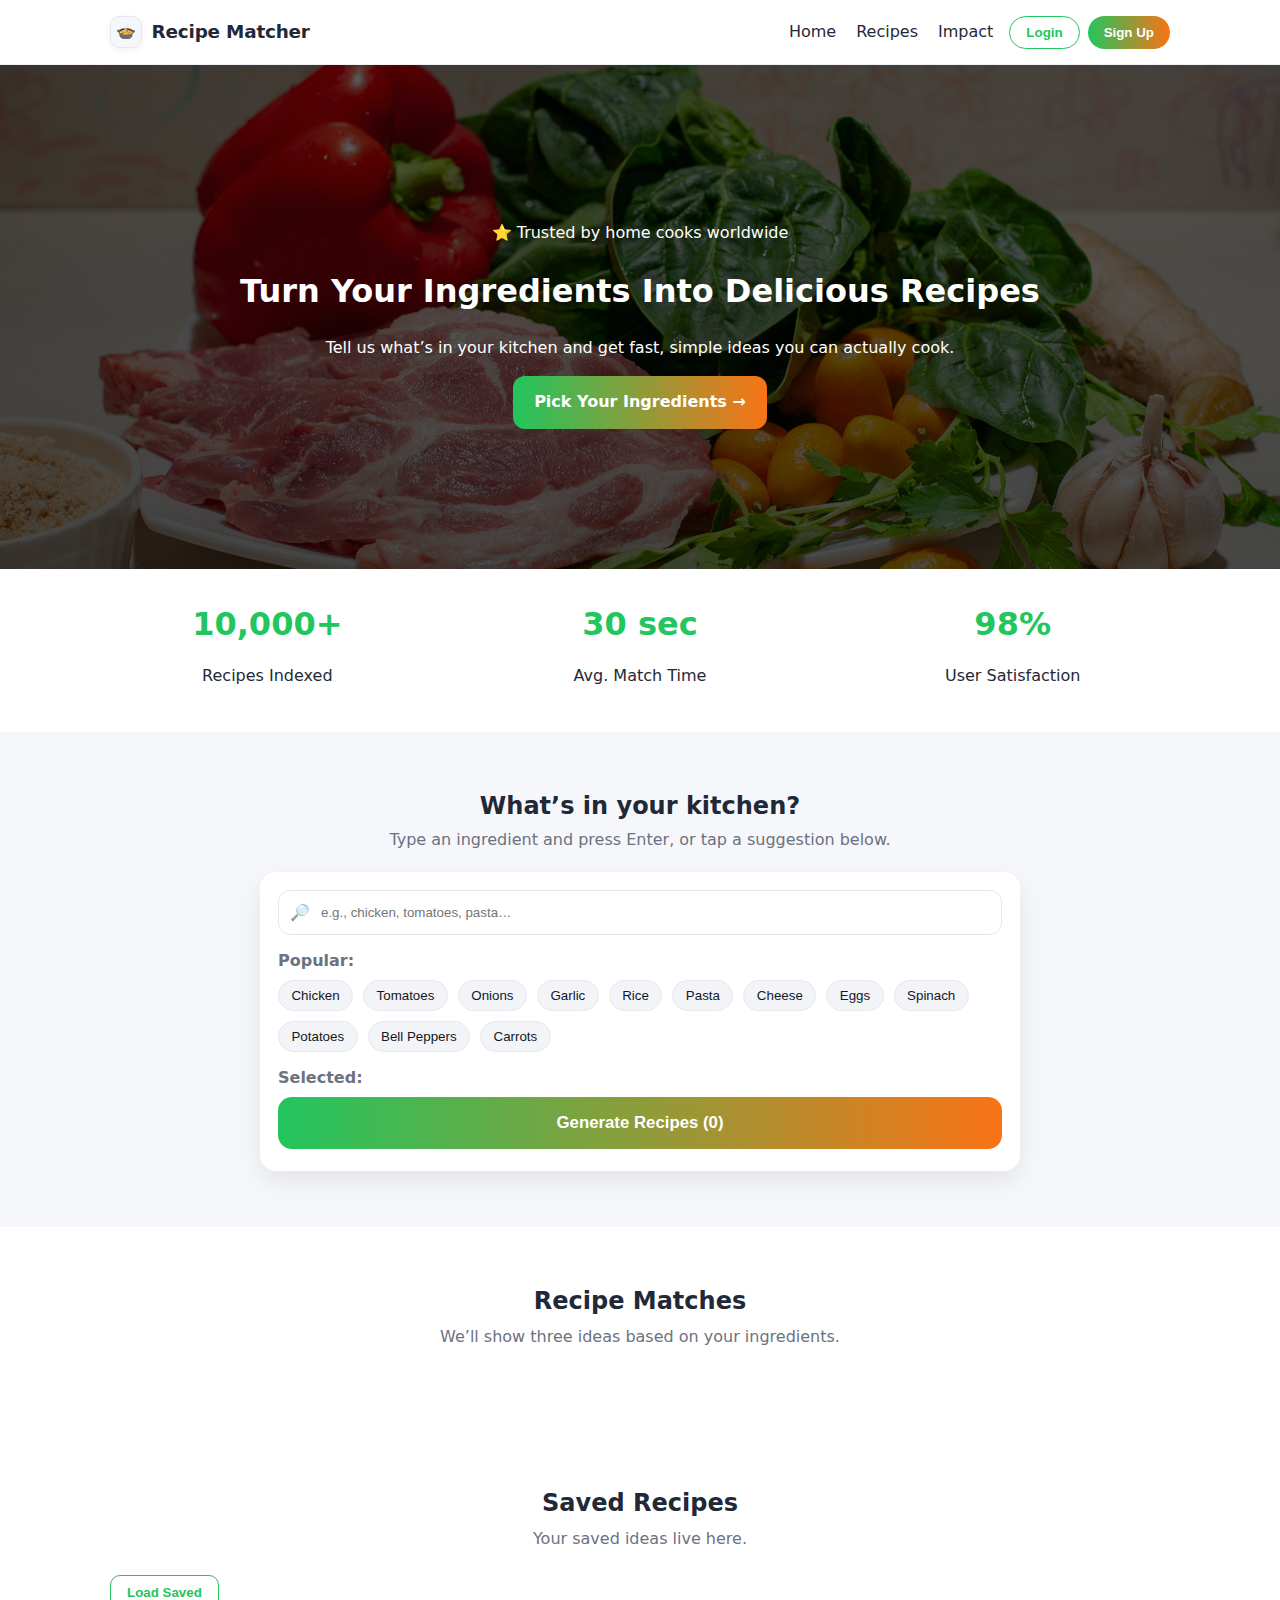
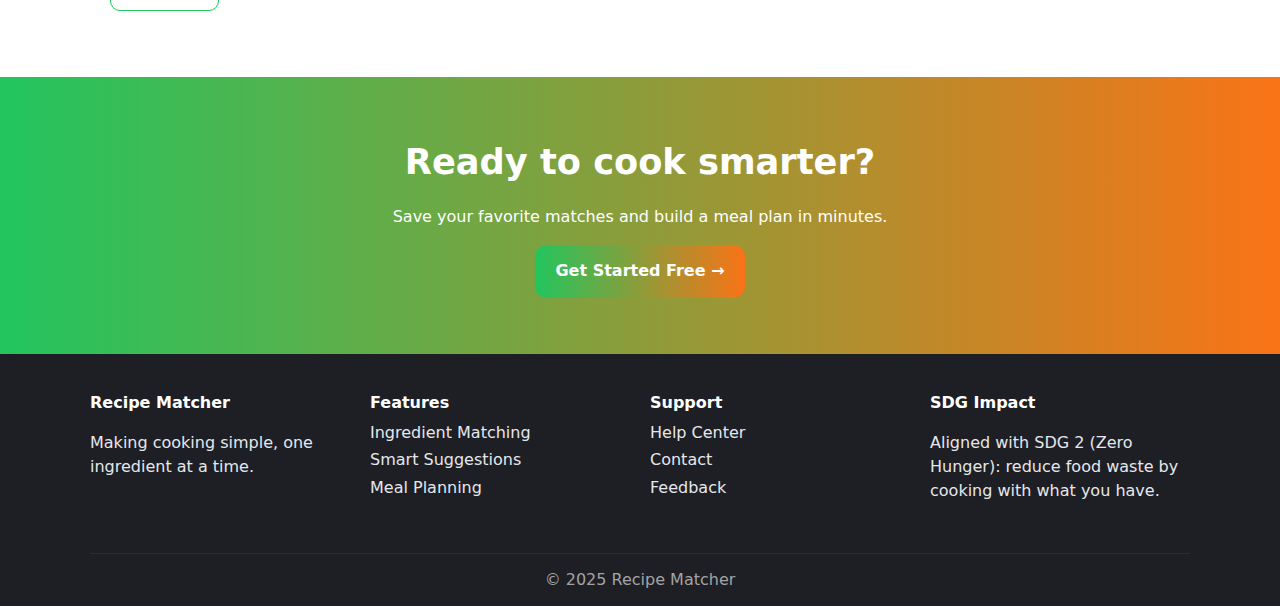
<file: Documents/PLP/PLP_Hackathon/hack_2/reciper-matcher/server/static/index.html>
<!DOCTYPE html>
<html lang="en">
<head>
  <meta charset="utf-8" />
  <meta name="viewport" content="width=device-width, initial-scale=1" />
  <title>Recipe Matcher</title>
  <link rel="stylesheet" href="styles.css" />
</head>
<body>
    <!-- Login Modal -->
<div class="modal" id="loginModal">
  <div class="modal-backdrop" data-close></div>
  <div class="modal-dialog">
    <button class="modal-close" data-close>×</button>
    <h3>Login</h3>
    <form id="loginForm">
      <div class="form-row">
        <label>Email</label>
        <input name="email" type="email" required>
      </div>
      <div class="form-row">
        <label>Password</label>
        <input name="password" type="password" required>
      </div>
      <button class="btn btn-primary" type="submit" style="width:100%">Login</button>
    </form>
  </div>
</div>

<!-- Sign Up Modal -->
<div class="modal" id="signupModal">
  <div class="modal-backdrop" data-close></div>
  <div class="modal-dialog">
    <button class="modal-close" data-close>×</button>
    <h3>Create an account</h3>
    <form id="signupForm">
      <div class="form-row">
        <label>Name</label>
        <input name="name" type="text" required>
      </div>
      <div class="form-row">
        <label>Email</label>
        <input name="email" type="email" required>
      </div>
      <div class="form-row">
        <label>Password</label>
        <input name="password" type="password" required>
      </div>
      <button class="btn btn-primary" type="submit" style="width:100%">Sign Up</button>
    </form>
  </div>
</div>


  <!-- Header -->
  <header class="site-header">
  <div class="container nav">
    <a class="brand" href="/">
      <span class="brand-badge">🍲</span>
      <span class="brand-text">Recipe Matcher</span>
    </a>

    <button class="nav-toggle" id="navToggle" aria-expanded="false"
            aria-controls="primaryNav" aria-label="Toggle menu">☰</button>

    <nav id="primaryNav" class="nav-links">
      <a href="#">Home</a>
      <a href="#recipes">Recipes</a>
      <a href="#impact">Impact</a>
    </nav>

    <div class="auth">
      <button class="btn btn-ghost" data-open="loginModal">Login</button>
      <button class="btn btn-primary" data-open="signupModal">Sign Up</button>

    </div>
  </div>
</header>

  <!-- Hero -->
  <section class="hero">
    <div class="hero-overlay"></div>
    <div class="container hero-inner">
      <p class="trust">⭐ Trusted by home cooks worldwide</p>
      <h1>Turn Your Ingredients Into <span class="grad">Delicious Recipes</span></h1>
      <p class="sub">Tell us what’s in your kitchen and get fast, simple ideas you can actually cook.</p>
      <a href="#builder" class="btn btn-primary btn-lg">Pick Your Ingredients →</a>
    </div>
  </section>

  <!-- Stats -->
  <section class="stats">
    <div class="container stats-grid">
      <div><h3>10,000+</h3><p>Recipes Indexed</p></div>
      <div><h3>30 sec</h3><p>Avg. Match Time</p></div>
      <div><h3>98%</h3><p>User Satisfaction</p></div>
    </div>
  </section>

  <!-- Ingredient Builder -->
  <section class="builder" id="builder">
    <div class="container">
      <h2>What’s in your kitchen?</h2>
      <p class="muted">Type an ingredient and press Enter, or tap a suggestion below.</p>

      <div class="card input-card">
        <div class="input-wrap">
          <span class="input-icon">🔎</span>
          <input id="ingredientInput" type="text" placeholder="e.g., chicken, tomatoes, pasta…" aria-label="Add ingredient" />
        </div>

        <div class="group">
          <p class="group-title">Popular:</p>
          <div id="suggestions" class="chips"></div>
        </div>

        <div class="group">
          <p class="group-title">Selected:</p>
          <div id="selected" class="chips selected-chips" aria-live="polite"></div>
        </div>

        <button id="generateBtn" class="btn btn-primary btn-xl" disabled>
          Generate Recipes (0)
        </button>
        <p id="limitNote" class="note hidden">Max 10 ingredients.</p>
      </div>
    </div>
  </section>

  <!-- Results -->
  <section class="recipes" id="recipes">
    <div class="container">
      <h2>Recipe Matches</h2>
      <p class="muted">We’ll show three ideas based on your ingredients.</p>

      <div id="recipeGrid" class="recipe-grid">
        <!-- JS injects skeletons and cards here -->
      </div>
    </div>
  </section>

  <!-- Saved Recipes -->
  <section class="recipes" id="saved">
  <div class="container">
    <h2>Saved Recipes</h2>
    <p class="muted">Your saved ideas live here.</p>
    <div style="margin:10px 0;">
      <button id="loadSavedBtn" class="btn btn-ghost">Load Saved</button>
    </div>
    <div id="savedGrid" class="recipe-grid"></div>
  </div>
</section>


  <!-- CTA -->
  <section class="cta">
    <div class="container cta-inner">
      <h2>Ready to cook smarter?</h2>
      <p>Save your favorite matches and build a meal plan in minutes.</p>
      <a class="btn btn-primary btn-lg" href="#">Get Started Free →</a>
    </div>
  </section>

  <!-- Footer -->
  <footer class="footer" id="impact">
    <div class="container footer-grid">
      <div>
        <h4>Recipe Matcher</h4>
        <p>Making cooking simple, one ingredient at a time.</p>
      </div>
      <div>
        <h4>Features</h4>
        <ul>
          <li>Ingredient Matching</li>
          <li>Smart Suggestions</li>
          <li>Meal Planning</li>
        </ul>
      </div>
      <div>
        <h4>Support</h4>
        <ul>
          <li>Help Center</li>
          <li>Contact</li>
          <li>Feedback</li>
        </ul>
      </div>
      <div>
        <h4>SDG Impact</h4>
        <p>Aligned with SDG 2 (Zero Hunger): reduce food waste by cooking with what you have.</p>
      </div>
    </div>
    <div class="container copyright">© 2025 Recipe Matcher</div>
  </footer>

<!-- Modals START -->
<div id="loginModal" class="modal">…</div>
<div id="signupModal" class="modal">…</div>
<!-- Modals END -->

  <script src="app.js"></script>
</body>
</html>
</file>
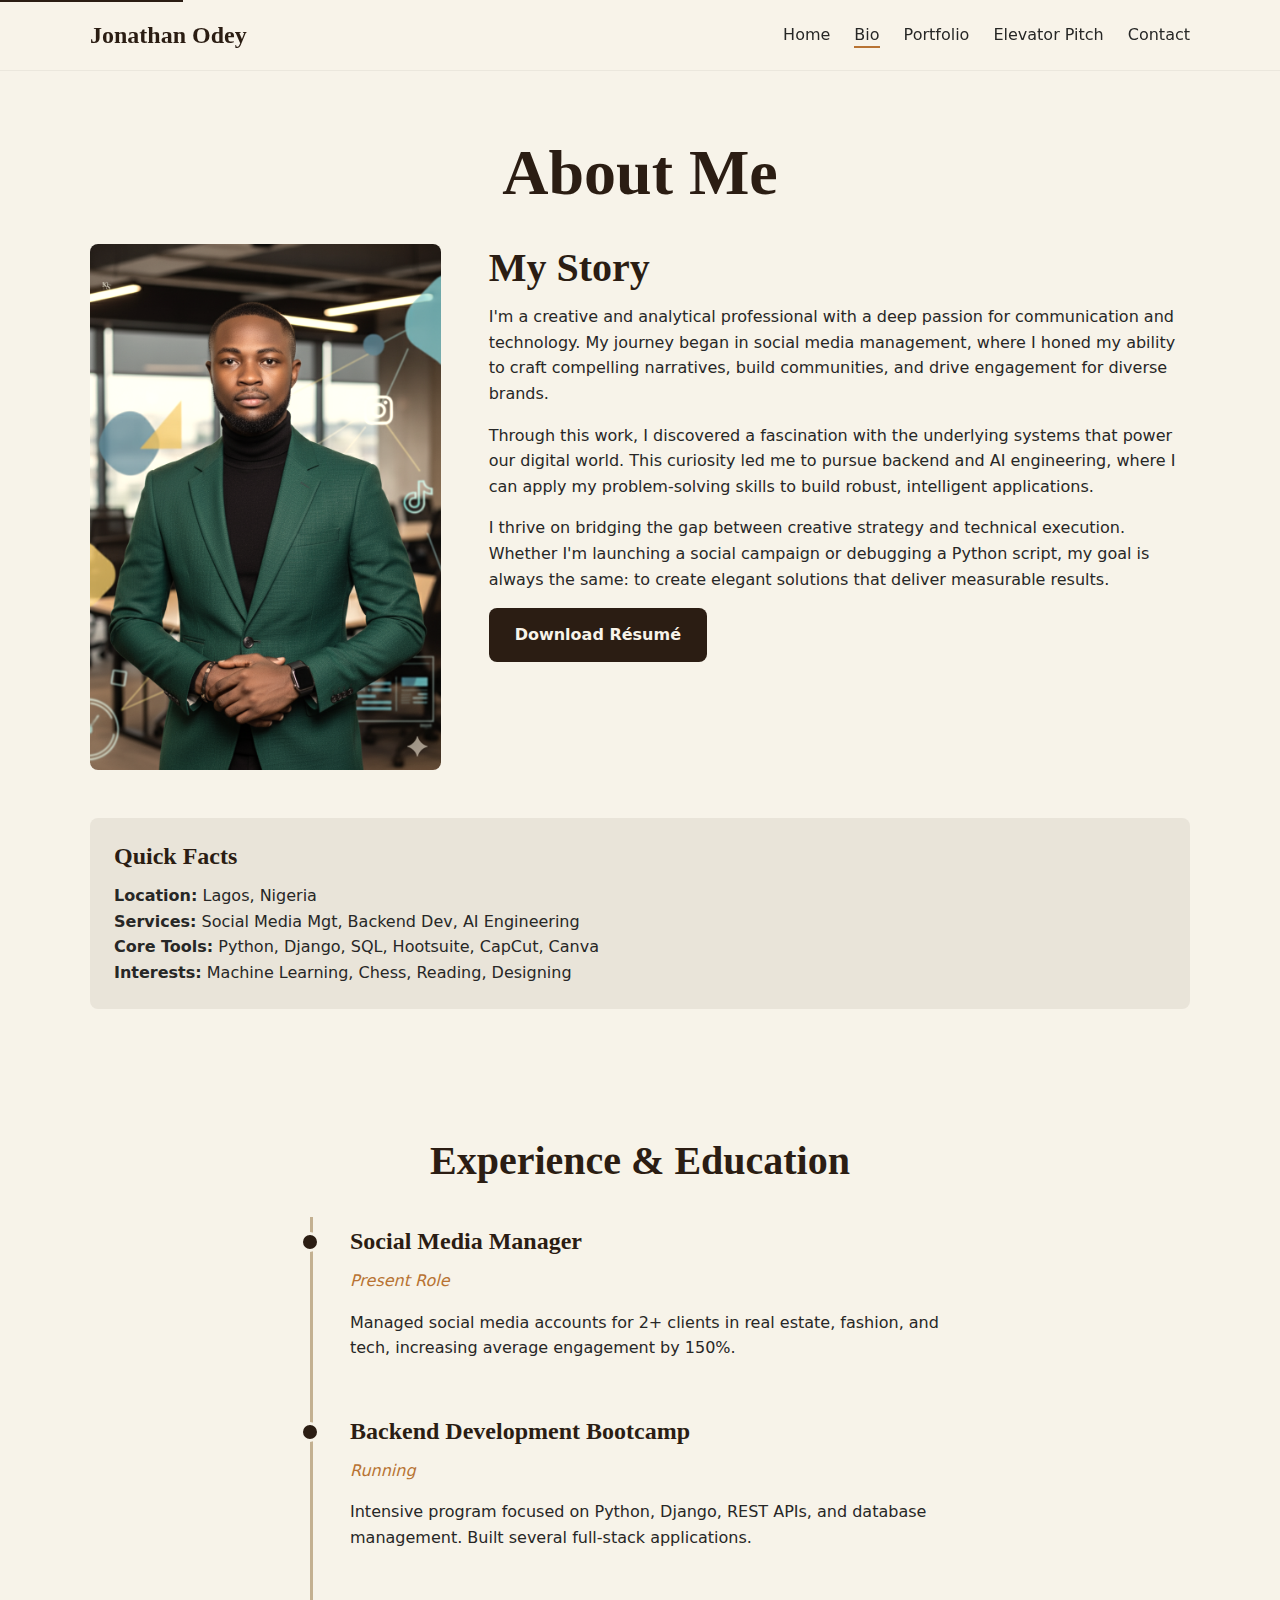
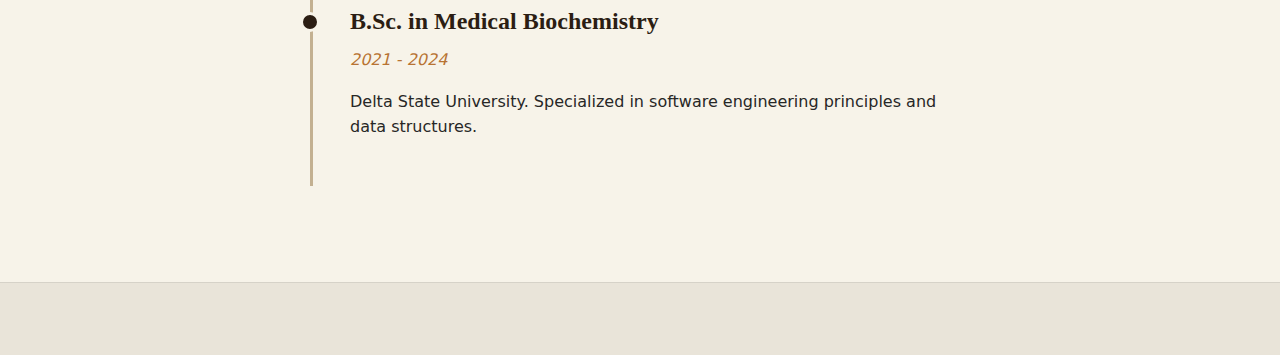
<file: Documents/ALx-1/bio.html>
<!DOCTYPE html>
<html lang="en">
<head>
    <meta charset="UTF-8">
    <meta name="viewport" content="width=device-width, initial-scale=1.0">
    <title>Bio | Jonathan Odey</title>
    <meta name="description" content="About Jonathan [Surname], his skills, and professional experience.">
    <link rel="stylesheet" href="assets/css/styles.css">
    <link rel="icon" href="assets/favicon.ico" type="image/x-icon">
</head>
<body>
    <a href="#main-content" class="skip-link">Skip to main content</a>

    <header class="site-header">
        <div class="container">
            <a href="index.html" class="logo">Jonathan Odey</a>
            <nav class="main-nav">
                <ul>
                    <li><a href="index.html" class="nav-link">Home</a></li>
                    <li><a href="bio.html" class="nav-link">Bio</a></li>
                    <li><a href="portfolio.html" class="nav-link">Portfolio</a></li>
                    <li><a href="elevator-pitch.html" class="nav-link">Elevator Pitch</a></li>
                    <li><a href="index.html#contact" class="nav-link">Contact</a></li>
                </ul>
            </nav>
        </div>
    </header>

    <main id="main-content">
        <section class="bio-section">
            <div class="container">
                <h1 class="page-title">About Me</h1>
                <div class="bio-grid">
                    <div class="bio-image">
                        <img src="assets/img/Gemini_Generated_Image_39uqz239uqz239uq.png" alt="A professional portrait of Jonathan.">
                    </div>
                    <div class="bio-text">
                        <h2>My Story</h2>
                        <p>I'm a creative and analytical professional with a deep passion for communication and technology. My journey began in social media management, where I honed my ability to craft compelling narratives, build communities, and drive engagement for diverse brands.</p>
                        <p>Through this work, I discovered a fascination with the underlying systems that power our digital world. This curiosity led me to pursue backend and AI engineering, where I can apply my problem-solving skills to build robust, intelligent applications.</p>
                        <p>I thrive on bridging the gap between creative strategy and technical execution. Whether I'm launching a social campaign or debugging a Python script, my goal is always the same: to create elegant solutions that deliver measurable results.</p>
                        <a href="assets/docs/resume.pdf" class="btn btn-primary" download>Download Résumé</a>
                    </div>
                    <div class="bio-facts">
                        <h3>Quick Facts</h3>
                        <ul>
                            <li><strong>Location:</strong> Lagos, Nigeria</li>
                            <li><strong>Services:</strong> Social Media Mgt, Backend Dev, AI Engineering</li>
                            <li><strong>Core Tools:</strong> Python, Django, SQL, Hootsuite, CapCut, Canva</li>
                            <li><strong>Interests:</strong> Machine Learning, Chess, Reading, Designing</li>
                        </ul>
                    </div>
                </div>
            </div>
        </section>

        <section class="timeline-section">
            <div class="container">
                <h2 class="section-title">Experience & Education</h2>
                <div class="timeline">
                    <div class="timeline-item">
                        <div class="timeline-dot"></div>
                        <div class="timeline-content">
                            <h3>Social Media Manager</h3>
                            <p class="timeline-date">Present Role</p>
                            <p>Managed social media accounts for 2+ clients in real estate, fashion, and tech, increasing average engagement by 150%.</p>
                        </div>
                    </div>
                    <div class="timeline-item">
                        <div class="timeline-dot"></div>
                        <div class="timeline-content">
                            <h3>Backend Development Bootcamp</h3>
                            <p class="timeline-date">Running</p>
                            <p>Intensive program focused on Python, Django, REST APIs, and database management. Built several full-stack applications.</p>
                        </div>
                    </div>
                     <div class="timeline-item">
                        <div class="timeline-dot"></div>
                        <div class="timeline-content">
                            <h3>B.Sc. in Medical Biochemistry</h3>
                            <p class="timeline-date">2021 - 2024</p>
                            <p>Delta State University. Specialized in software engineering principles and data structures.</p>
                        </div>
                    </div>
                </div>
            </div>
        </section>
    </main>
    
    <footer class="site-footer" id="contact">
        </footer>

    <button id="back-to-top" title="Go to top" hidden>&uarr;</button>
    <div id="toast-container"></div>
    <script src="assets/js/main.js"></script>
</body>
</html>
</file>
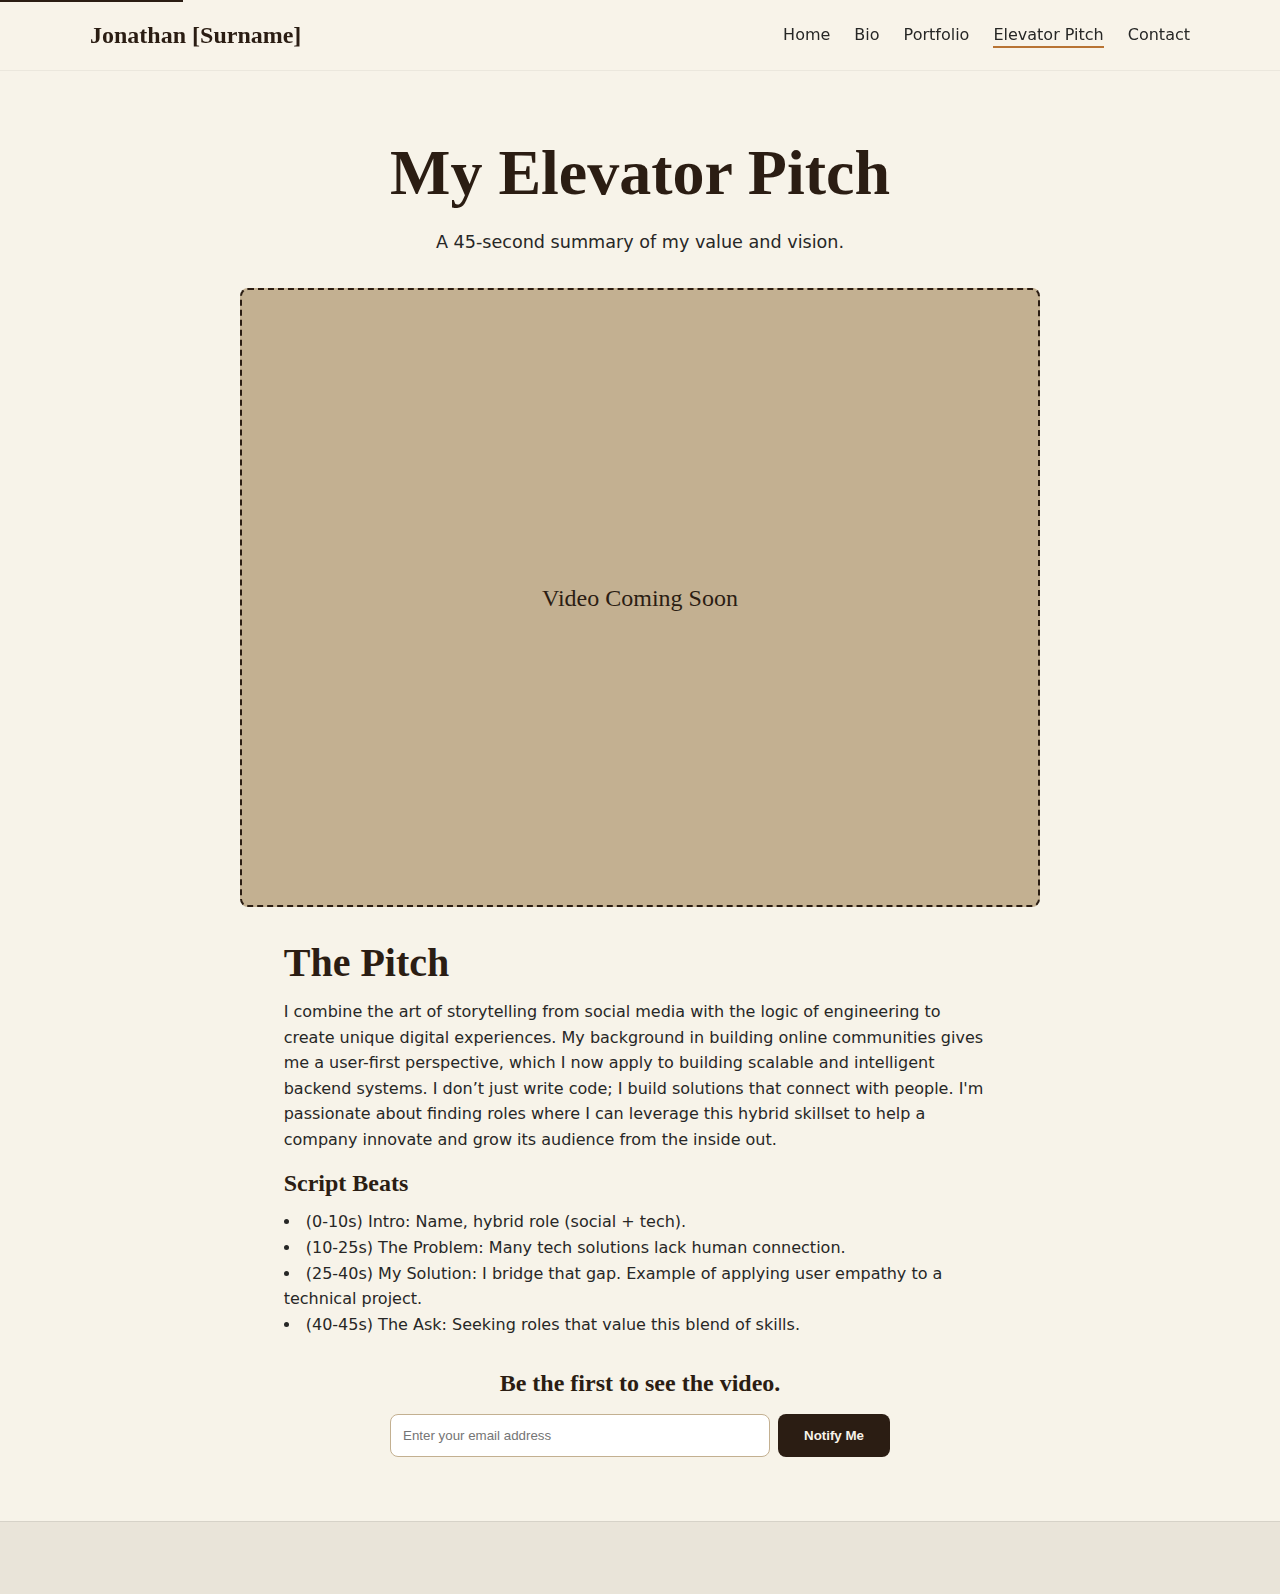
<file: Documents/ALx-1/elevator-pitch.html>
<!DOCTYPE html>
<html lang="en">
<head>
    <meta charset="UTF-8">
    <meta name="viewport" content="width=device-width, initial-scale=1.0">
    <title>Elevator Pitch | Jonathan [Surname]</title>
    <meta name="description" content="Jonathan's 45-second elevator pitch.">
    <link rel="stylesheet" href="assets/css/styles.css">
    <link rel="icon" href="assets/favicon.ico" type="image/x-icon">
</head>
<body>
    <a href="#main-content" class="skip-link">Skip to main content</a>
    
    <header class="site-header">
        <div class="container">
            <a href="index.html" class="logo">Jonathan [Surname]</a>
            <nav class="main-nav">
                <ul>
                    <li><a href="index.html" class="nav-link">Home</a></li>
                    <li><a href="bio.html" class="nav-link">Bio</a></li>
                    <li><a href="portfolio.html" class="nav-link">Portfolio</a></li>
                    <li><a href="elevator-pitch.html" class="nav-link">Elevator Pitch</a></li>
                    <li><a href="index.html#contact" class="nav-link">Contact</a></li>
                </ul>
            </nav>
        </div>
    </header>

    <main id="main-content">
        <section class="pitch-section">
            <div class="container text-center">
                <h1 class="page-title">My Elevator Pitch</h1>
                <p class="page-subtitle">A 45-second summary of my value and vision.</p>
                
                <div class="video-placeholder-wrapper">
                    <div class="video-placeholder">
                        <span>Video Coming Soon</span>
                    </div>
                </div>
                
                <div class="pitch-text-content">
                    <h2>The Pitch</h2>
                    <p>I combine the art of storytelling from social media with the logic of engineering to create unique digital experiences. My background in building online communities gives me a user-first perspective, which I now apply to building scalable and intelligent backend systems. I don’t just write code; I build solutions that connect with people. I'm passionate about finding roles where I can leverage this hybrid skillset to help a company innovate and grow its audience from the inside out.</p>

                    <h3>Script Beats</h3>
                    <ul>
                        <li>(0-10s) Intro: Name, hybrid role (social + tech).</li>
                        <li>(10-25s) The Problem: Many tech solutions lack human connection.</li>
                        <li>(25-40s) My Solution: I bridge that gap. Example of applying user empathy to a technical project.</li>
                        <li>(40-45s) The Ask: Seeking roles that value this blend of skills.</li>
                    </ul>
                </div>

                <div class="pitch-notify">
                    <h3>Be the first to see the video.</h3>
                    <form id="notify-form">
                        <input type="email" placeholder="Enter your email address" required>
                        <button type="submit" class="btn btn-primary">Notify Me</button>
                    </form>
                </div>
            </div>
        </section>
    </main>
    
    <footer class="site-footer" id="contact">
        </footer>

    <button id="back-to-top" title="Go to top" hidden>&uarr;</button>
    <div id="toast-container"></div>
    <script src="assets/js/main.js"></script>
</body>
</html>
</file>
<file: Documents/PLP/PLP_Hackathon/hack_2/reciper-matcher/server/static/styles.css>
/* ---------- Theme ---------- */
:root{
  --bg:#0b0c10;
  --surface:#ffffff;
  --ink:#1f2937;
  --muted:#6b7280;
  --soft:#f6f7fb;
  --brand:#22c55e;         /* green */
  --accent:#f97316;        /* orange */
  --grad:linear-gradient(90deg,var(--brand),var(--accent));
  --radius:16px;
  --shadow:0 10px 24px rgba(2,6,23,.08);
}

*{box-sizing:border-box}
html,body{margin:0}
body{
  font:16px/1.5 system-ui,-apple-system,Segoe UI,Roboto,Inter,Arial,sans-serif;
  color:var(--ink);
  background:#fff;
}

.container{max-width:1100px;margin:0 auto;padding:0 20px}

/* ---------- Header ---------- */
.site-header{position:sticky;top:0;background:#fff;border-bottom:1px solid #eef1f5;z-index:50}
.nav{display:flex;align-items:center;gap:16px;min-height:64px}
.brand{font-weight:800;color:var(--ink);text-decoration:none}
.brand-icon{margin-right:.4rem}
.nav-links{display:flex;gap:20px;margin-left:auto}
.nav-links a{color:var(--ink);text-decoration:none;font-weight:500}
.nav-links a:hover{color:var(--brand)}
.auth{display:flex;gap:8px}
.btn{display:inline-block;border-radius:10px;padding:.6rem 1rem;font-weight:600;text-decoration:none;border:none;cursor:pointer}
.btn-ghost{border:1px solid var(--brand);color:var(--brand);background:transparent}
.btn-primary{background:var(--grad);color:#fff}
.btn-lg{padding:.9rem 1.3rem;border-radius:12px}
.btn-xl{padding:1rem 1.2rem;font-size:1.05rem;border-radius:14px;width:100%}
.nav-toggle{display:none;margin-left:auto;background:#fff;border:1px solid #e5e7eb;border-radius:8px;padding:.4rem .6rem}

/* Brand polish */
.brand{display:flex;align-items:center;gap:.6rem;text-decoration:none}
.brand-text{font-weight:800;letter-spacing:-0.2px;color:var(--ink);font-size:1.15rem}
.brand-badge{
  width:32px;height:32px;display:grid;place-items:center;
  border-radius:10px;background:var(--soft);border:1px solid #e5e7eb;
  box-shadow:0 2px 6px rgba(0,0,0,.06)
}

/* Auth buttons – chip look */
.auth .btn{border-radius:999px;padding:.5rem 1rem}
.btn-ghost{border:1px solid var(--brand);color:var(--brand);background:transparent}
.btn-ghost:hover{background:rgba(34,197,94,.08)}
.btn-primary{background:var(--grad);color:#fff;border:none}
.btn-primary:hover{filter:brightness(.97)}

/* Modals */
.modal{position:fixed;inset:0;display:none}
.modal[open]{display:block}
.modal-backdrop{position:absolute;inset:0;background:rgba(0,0,0,.45)}
.modal-dialog{
  position:relative;z-index:1;background:#fff;border-radius:16px;
  width:min(92vw,420px);margin:10vh auto;padding:22px;box-shadow:var(--shadow)
}
.modal-close{position:absolute;right:12px;top:10px;background:none;border:0;font-size:1.6rem;cursor:pointer}
.form-row{display:flex;flex-direction:column;gap:6px;margin:10px 0}
.form-row input{
  padding:.8rem;border:1.5px solid #e5e7eb;border-radius:10px;outline:0
}
.form-row input:focus{border-color:var(--brand)}


/* ---------- Hero ---------- */
.hero{
  position:relative; color:#fff; min-height:56vh; display:flex; align-items:center; overflow:hidden;
}
.hero::before{
  content:""; position:absolute; inset:0;
  background: url("img/hero.jpg") center/cover no-repeat; /* <-- your file */
  filter: brightness(.55);
}
.hero-overlay{ position:absolute; inset:0; background:linear-gradient(0deg,rgba(0,0,0,.45),rgba(0,0,0,.3)); }
.hero-inner{ position:relative; padding:72px 0; text-align:center }

/* ---------- Stats ---------- */
.stats{background:#fff}
.stats-grid{display:grid;grid-template-columns:repeat(3,1fr);gap:18px;padding:28px 0;text-align:center}
.stats-grid h3{color:var(--brand);font-size:clamp(1.3rem,4vw,2rem);margin:.2rem 0 0}

/* ---------- Builder ---------- */
.builder{background:var(--soft);padding:56px 0}
.builder h2{text-align:center;margin:0 0 .25rem}
.builder .muted{text-align:center;color:var(--muted);margin:0 0 20px}
.card{
  background:#fff;border-radius:var(--radius);box-shadow:var(--shadow);
  padding:18px 18px 22px;margin:0 auto;max-width:760px
}
.input-wrap{position:relative}
.input-wrap input{
  width:100%;padding:14px 16px 14px 42px;border:1.5px solid #e5e7eb;border-radius:12px;
  outline:none;transition:border .15s
}
.input-wrap input:focus{border-color:var(--brand)}
.input-icon{position:absolute;left:12px;top:50%;transform:translateY(-50%);opacity:.6}
.group{margin-top:14px}
.group-title{margin:.1rem 0 .4rem;font-weight:600;color:var(--muted)}
.chips{display:flex;flex-wrap:wrap;gap:10px}
.chip{
  background:#f2f4f7;border:1px solid #e6e8ef;color:#111827;
  padding:.45rem .78rem;border-radius:999px;cursor:pointer;user-select:none
}
.chip:hover{background:#e9eef6}
.selected-chips .chip{background:#e8fff2;border-color:#c4f6d5}
.chip .x{margin-left:.5rem;opacity:.65}
.note{margin-top:10px;color:#ef4444}
.hidden{display:none}

/* ---------- Recipes ---------- */
.recipes{padding:56px 0;background:#fff}
.recipes h2{text-align:center;margin:0}
.recipes .muted{text-align:center;margin:6px 0 24px;color:var(--muted)}
.recipe-grid{display:grid;grid-template-columns:repeat(auto-fit,minmax(260px,1fr));gap:18px}
.card-recipe{
  display: flex;           /* ensures body sits below the cover */
  flex-direction: column;
  background: #fff;
  border: 1px solid #e5e7eb;
  border-radius: 16px;
  overflow: hidden;
  box-shadow: 0 6px 18px rgba(0,0,0,.05);
}
.card-recipe img{width:100%;height:170px;object-fit:cover;background:#f8fafc}
.card-body{padding:14px 16px}
.badge{display:inline-block;font-size:.75rem;background:#dcfce7;color:#065f46;border-radius:999px;padding:.2rem .6rem;margin-bottom:6px}
.card-title{margin:.15rem 0 .3rem;font-size:1.04rem}
.meta{display:flex;gap:14px;color:#6b7280;font-size:.9rem;margin-top:6px}

.card-cover{
  flex: 0 0 180px;         /* <-- guarantees height */
  width: 100%;
  background-position: center;
  background-size: cover;
  background-repeat: no-repeat;
  background-color: #f1f5f9;
  outline: 2px dashed red;
}
@media (max-width: 560px){
  .card-cover{ flex-basis: 150px; }
}

/* Skeleton loader */
.skel{position:relative;overflow:hidden}
.skel::after{
  content:"";position:absolute;inset:0;
  background:linear-gradient(90deg,rgba(0,0,0,0),rgba(0,0,0,.05),rgba(0,0,0,0));
  animation:shimmer 1.2s infinite
}
@keyframes shimmer{0%{transform:translateX(-100%)}100%{transform:translateX(100%)}}
.skel-box{height:170px;background:#f3f4f6}
.skel-line{height:12px;background:#f3f4f6;border-radius:6px;margin:10px 16px}
.skel-line.wide{width:70%}
.skel-line.mid{width:55%}

/* ---------- CTA ---------- */
.cta{background:var(--grad);color:#fff}
.cta-inner{padding:56px 0;text-align:center}
.cta-inner h2{font-size:clamp(1.6rem,4vw,2.2rem);margin:.2rem 0 .4rem}

/* ---------- Footer ---------- */
.footer{background:#1d1f25;color:#e5e7eb}
.footer-grid{display:grid;grid-template-columns:repeat(auto-fit,minmax(200px,1fr));gap:20px;padding:34px 0}
.footer h4{margin:.2rem 0 .4rem;color:#fff}
.footer ul{list-style:none;padding:0;margin:0}
.footer li{margin:.2rem 0}
.copyright{border-top:1px solid #2a2d35;padding:14px 0;text-align:center;color:#a3a3a3}

/* ---------- Utilities & Responsive ---------- */
@media (max-width: 900px){
  .nav-links{display:none}
  .nav-toggle{display:inline-block}
  .auth{display:none}
  .stats-grid{grid-template-columns:1fr 1fr}
}
@media (max-width: 560px){
  .stats-grid{grid-template-columns:1fr}
  .card-recipe img{height:150px}
  .btn-xl{font-size:1rem}
}
.prefers-reduced-motion *{animation:none!important;transition:none!important}

/* Layer constants (optional) */
:root{
  --z-header: 100;
  --z-modal: 1000;
}

/* make sure header is below the modal */
.site-header{ z-index: var(--z-header); }

/* MODAL LAYERING */
.modal{
  position: fixed;
  inset: 0;
  display: none;
  z-index: var(--z-modal);   /* <-- key line */
}
.modal[open]{ display: block; }

.modal-backdrop{
  position: absolute;
  inset: 0;
  background: rgba(0,0,0,.55);
}

.modal-dialog{
  position: relative;
  z-index: 1001;             /* above the backdrop */
  background: #fff;
  border-radius: 16px;
  width: min(92vw, 420px);
  margin: 10vh auto;
  padding: 22px;
  box-shadow: 0 20px 50px rgba(0,0,0,.25);
}

/* prevent page scroll when a modal is open */
/* body.modal-open{ overflow: hidden; } */

:root { --z-header:100; --z-modal:1000; }
.site-header { z-index: var(--z-header); }

.modal { position: fixed; inset: 0; display: none; z-index: var(--z-modal); }
.modal[open] { display: block; }
.modal-backdrop { position:absolute; inset:0; background: rgba(0,0,0,.55); }
.modal-dialog { position:relative; z-index:1001; /* above backdrop */}
body.modal-open { overflow: hidden;}

/* Save button */
.save-btn{
  margin-top:10px;
  border:1px solid #e5e7eb;
  background:#fff;
  padding:.5rem .8rem;
  border-radius:10px;
  cursor:pointer;
}
.save-btn:hover{ background:#f8fafc }
</file>
<file: Documents/ALx-1/assets/css/styles.css>
/* Table of Contents
1.  :root Variables & Global Resets
2.  Accessibility & Utility Classes
3.  Typography
4.  Layout (Header, Footer, Container)
5.  Components (Buttons, Cards, Forms, Modals, Pills)
6.  Page-Specific Styles (Hero, Bio, Portfolio, Pitch)
7.  Animations & Transitions
8.  Responsive Media Queries
*/

/* 1. :root Variables & Global Resets */
:root {
  --brown: #2B1D13;
  --khaki: #C3B091;
  --cream: #F7F3E9;
  --charcoal: #272726;
  --copper: #B87333;
  --radius: 8px;
  --shadow: 0 10px 25px rgba(0, 0, 0, .08);
  --font-heading: "Georgia", "Times New Roman", serif;
  --font-body: system-ui, -apple-system, Segoe UI, Roboto, sans-serif;
  --transition-fast: 0.2s ease-in-out;
}

*, *::before, *::after {
  box-sizing: border-box;
  margin: 0;
  padding: 0;
}

html {
  scroll-behavior: smooth;
  scroll-padding-top: 80px; /* Offset for sticky header */
}

body {
  font-family: var(--font-body);
  background-color: var(--cream);
  color: var(--charcoal);
  line-height: 1.6;
  -webkit-font-smoothing: antialiased;
  animation: fadeIn 0.8s ease-out;
}

body.modal-open {
    overflow: hidden;
}

img {
  max-width: 100%;
  height: auto;
  display: block;
}

/* 2. Accessibility & Utility Classes */
.skip-link {
  position: absolute;
  top: -40px;
  left: 0;
  background: var(--brown);
  color: white;
  padding: 8px;
  z-index: 100;
  transition: top 0.3s;
}
.skip-link:focus {
  top: 0;
}

/* 3. Typography */
h1, h2, h3, h4 {
  font-family: var(--font-heading);
  color: var(--brown);
  line-height: 1.2;
  margin-bottom: 0.75rem;
}
h1 { font-size: clamp(2.5rem, 5vw, 4rem); }
h2 { font-size: clamp(1.8rem, 4vw, 2.5rem); }
h3 { font-size: 1.5rem; }
p { margin-bottom: 1rem; max-width: 70ch; }
a { color: var(--copper); text-decoration: none; }
a:hover { text-decoration: underline; }

.section-title, .page-title {
    text-align: center;
    margin-bottom: 2rem;
}
.page-subtitle {
    text-align: center;
    max-width: 60ch;
    margin: -1rem auto 2rem;
    font-size: 1.1rem;
}
.text-center {
    text-align: center;
}

/* 4. Layout */
.container {
  width: 90%;
  max-width: 1100px;
  margin: 0 auto;
}

.site-header {
  position: sticky;
  top: 0;
  background: rgba(247, 243, 233, 0.8);
  backdrop-filter: blur(10px);
  padding: 1rem 0;
  z-index: 10;
  border-bottom: 1px solid rgba(0,0,0,0.05);
}
.site-header .container {
  display: flex;
  justify-content: space-between;
  align-items: center;
}
.logo {
  font-family: var(--font-heading);
  font-weight: bold;
  font-size: 1.5rem;
  color: var(--brown);
}
.main-nav ul {
  list-style: none;
  display: flex;
  gap: 1.5rem;
}
.main-nav .nav-link {
  color: var(--charcoal);
  font-weight: 500;
  position: relative;
  padding: 0.25rem 0;
}
.main-nav .nav-link::after {
  content: '';
  position: absolute;
  bottom: 0;
  left: 0;
  width: 100%;
  height: 2px;
  background-color: var(--copper);
  transform: scaleX(0);
  transition: transform var(--transition-fast);
}
.main-nav .nav-link:hover::after,
.main-nav .nav-link.active::after {
  transform: scaleX(1);
}

section {
  padding: 4rem 0;
}

.site-footer {
    background-color: #e9e4d9;
    padding: 3rem 0 1.5rem;
    border-top: 1px solid rgba(0,0,0,0.08);
}
.footer-content {
    display: grid;
    grid-template-columns: 2fr 1fr;
    gap: 3rem;
    margin-bottom: 3rem;
}
.footer-links { display: flex; flex-direction: column; gap: 0.5rem; }
.footer-bottom { text-align: center; font-size: 0.9rem; color: #555; }

/* 5. Components */
.btn {
  display: inline-block;
  padding: 0.75rem 1.5rem;
  border-radius: var(--radius);
  font-weight: bold;
  text-decoration: none;
  transition: all var(--transition-fast);
  cursor: pointer;
  border: 2px solid transparent;
}
.btn-primary {
  background-color: var(--brown);
  color: var(--cream);
}
.btn-primary:hover {
  background-color: #4a3424;
  transform: translateY(-2px);
}
.btn-secondary {
  background-color: transparent;
  color: var(--brown);
  border-color: var(--khaki);
}
.btn-secondary:hover {
  background-color: var(--khaki);
  color: var(--brown);
}
.btn:focus-visible {
    outline: 3px solid var(--copper);
    outline-offset: 2px;
}

.card {
  background: var(--cream);
  border: 1px solid var(--khaki);
  border-radius: var(--radius);
  padding: 1.5rem;
  box-shadow: var(--shadow);
  transition: transform var(--transition-fast), box-shadow var(--transition-fast);
  text-decoration: none;
  color: var(--charcoal);
  display: flex;
  flex-direction: column;
}
.card:hover {
  transform: translateY(-8px);
  box-shadow: 0 15px 30px rgba(0,0,0,.12);
}
.card h3 {
    color: var(--brown);
}
.card-link {
  margin-top: auto;
  font-weight: bold;
  color: var(--copper);
  align-self: flex-start;
}
.card-link::after {
    content: ' \2192';
}

.card-grid {
    display: grid;
    grid-template-columns: repeat(auto-fit, minmax(300px, 1fr));
    gap: 2rem;
}

.skill-pill {
    display: inline-block;
    background-color: var(--khaki);
    color: var(--brown);
    padding: 0.5rem 1rem;
    border-radius: 99px;
    font-size: 0.9rem;
    font-weight: 500;
}
.skills-container {
    display: flex;
    flex-wrap: wrap;
    gap: 0.75rem;
    justify-content: center;
}

#contact-form .form-group { margin-bottom: 1rem; }
#contact-form label { display: block; margin-bottom: 0.25rem; font-weight: 500; }
#contact-form input, #contact-form textarea {
    width: 100%;
    padding: 0.75rem;
    border-radius: var(--radius);
    border: 1px solid var(--khaki);
    background: var(--cream);
}
#contact-form input:focus, #contact-form textarea:focus {
    outline: 2px solid var(--copper);
    border-color: var(--copper);
}

.modal {
    position: fixed;
    inset: 0;
    z-index: 100;
    display: flex;
    align-items: center;
    justify-content: center;
    opacity: 0;
    visibility: hidden;
    transition: opacity 0.3s, visibility 0.3s;
}
.modal.is-open {
    opacity: 1;
    visibility: visible;
}
.modal-overlay {
    position: absolute;
    inset: 0;
    background: rgba(0,0,0,0.6);
    cursor: pointer;
}
.modal-content {
    position: relative;
    background: var(--cream);
    padding: 2rem;
    border-radius: var(--radius);
    width: 90%;
    max-width: 600px;
    z-index: 101;
    animation: slideUp 0.4s ease-out;
}
.modal-close {
    position: absolute;
    top: 1rem;
    right: 1rem;
    background: none;
    border: none;
    font-size: 1.5rem;
    cursor: pointer;
    color: var(--charcoal);
}
.modal-content ul {
    list-style-position: inside;
    margin-top: 1rem;
}
#back-to-top {
    position: fixed;
    bottom: 20px;
    right: 20px;
    background: var(--brown);
    color: white;
    width: 50px;
    height: 50px;
    border-radius: 50%;
    border: none;
    font-size: 24px;
    cursor: pointer;
    box-shadow: var(--shadow);
    z-index: 5;
    opacity: 0;
    transition: opacity 0.3s, transform 0.3s;
}
#back-to-top.visible {
    opacity: 1;
}

#toast-container {
    position: fixed;
    bottom: 20px;
    left: 50%;
    transform: translateX(-50%);
    z-index: 200;
}
.toast {
    background-color: var(--brown);
    color: var(--cream);
    padding: 1rem 1.5rem;
    border-radius: var(--radius);
    box-shadow: var(--shadow);
    animation: toastPop 0.3s ease-out forwards;
    opacity: 0;
}

/* 6. Page-Specific Styles */
.hero {
  text-align: center;
  padding: 6rem 0;
}
.hero-tagline {
  font-size: 1.25rem;
  color: var(--charcoal);
  margin: auto;
  margin-bottom: 1rem;
}
.hero-cta {
  display: flex;
  gap: 1rem;
  justify-content: center;
}
.project-card .card-image {
    width: 100%;
    height: auto;
    aspect-ratio: 16/10;
    object-fit: cover;
    border-radius: var(--radius) var(--radius) 0 0;
    /* margin: -1.5rem -1.5rem 1.5rem -1.5rem; */
    margin: auto;
}
.bio-grid {
    display: grid;
    grid-template-columns: 1fr 2fr;
    gap: 3rem;
    align-items: start;
}
.bio-image img {
    border-radius: var(--radius);
    filter: sepia(0.3);
}
.bio-facts {
    grid-column: 1 / -1;
    background: #e9e4d9;
    padding: 1.5rem;
    border-radius: var(--radius);
}
.bio-facts ul {
    list-style: none;
}

.timeline {
    position: relative;
    max-width: 700px;
    margin: 2rem auto;
}
.timeline::after {
    content: '';
    position: absolute;
    width: 3px;
    background-color: var(--khaki);
    top: 0;
    bottom: 0;
    left: 20px;
}
.timeline-item {
    padding: 10px 40px 30px 60px;
    position: relative;
}
.timeline-dot {
    position: absolute;
    left: 10px;
    top: 15px;
    width: 20px;
    height: 20px;
    border-radius: 50%;
    background-color: var(--brown);
    border: 3px solid var(--cream);
    z-index: 1;
}
.timeline-date {
    font-style: italic;
    color: var(--copper);
}

.filter-controls {
    display: flex;
    justify-content: center;
    flex-wrap: wrap;
    gap: 0.5rem;
    margin-bottom: 2rem;
}
.filter-btn {
    background: transparent;
    border: 1px solid var(--khaki);
    color: var(--charcoal);
    padding: 0.5rem 1rem;
    border-radius: 99px;
    cursor: pointer;
    transition: all var(--transition-fast);
}
.filter-btn.active, .filter-btn:hover {
    background: var(--brown);
    color: var(--cream);
    border-color: var(--brown);
}
.portfolio-grid { display: grid; grid-template-columns: repeat(auto-fit, minmax(300px, 1fr)); gap: 1.5rem; }
.project-tags { display: flex; gap: 0.5rem; margin-bottom: 1rem; }
.tag { background: #e9e4d9; font-size: 0.8rem; padding: 0.25rem 0.5rem; border-radius: 4px; }
.project-links { display: flex; gap: 0.5rem; margin-top: auto; }

.video-placeholder-wrapper {
    position: relative;
    width: 100%;
    padding-top: 56.25%; /* 16:9 Aspect Ratio */
    margin: 2rem auto;
    max-width: 800px;
}
.video-placeholder {
    position: absolute;
    top: 0;
    left: 0;
    bottom: 0;
    right: 0;
    background-color: var(--khaki);
    border: 2px dashed var(--brown);
    display: flex;
    align-items: center;
    justify-content: center;
    color: var(--brown);
    font-size: 1.5rem;
    font-family: var(--font-heading);
    border-radius: var(--radius);
}
.pitch-text-content {
    max-width: 70ch;
    margin: 2rem auto;
    text-align: left;
}
.pitch-text-content ul {
    list-style-position: inside;
}
.pitch-notify form {
    display: flex;
    justify-content: center;
    gap: 0.5rem;
    max-width: 500px;
    margin: 1rem auto 0;
}
.pitch-notify input {
    flex-grow: 1;
    padding: 0.75rem;
    border: 1px solid var(--khaki);
    border-radius: var(--radius);
}

/* 7. Animations & Transitions */
@keyframes fadeIn {
  from { opacity: 0; }
  to { opacity: 1; }
}

@keyframes slideUp {
    from { transform: translateY(20px); opacity: 0; }
    to { transform: translateY(0); opacity: 1; }
}

@keyframes toastPop {
    0% { transform: translateY(20px); opacity: 0; }
    100% { transform: translateY(0); opacity: 1; }
}

@media (prefers-reduced-motion: reduce) {
  html { scroll-behavior: auto; }
  *, *::before, *::after {
    animation-duration: 0.01ms !important;
    animation-iteration-count: 1 !important;
    transition-duration: 0.01ms !important;
    scroll-behavior: auto !important;
  }
}

/* 8. Responsive Media Queries */
@media (max-width: 768px) {
    .site-header .container {
        flex-direction: column;
        gap: 1rem;
    }
    .main-nav ul {
        gap: 1rem;
        flex-wrap: wrap;
        justify-content: center;
    }
    .footer-content {
        grid-template-columns: 1fr;
    }
    .bio-grid {
        grid-template-columns: 1fr;
    }
    .bio-image {
        max-width: 300px;
        margin: 0 auto;
    }
}
</file>
